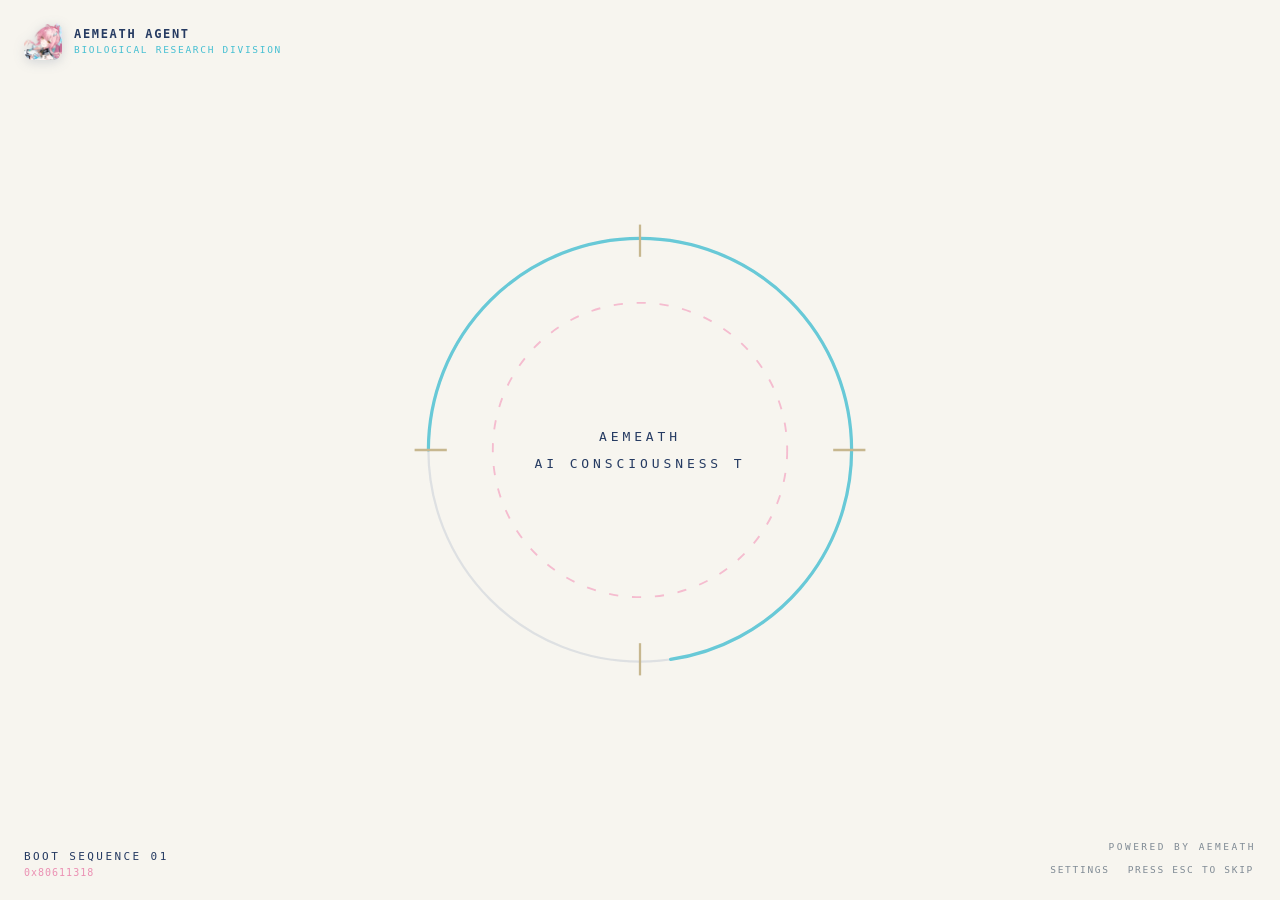
<file: src/aemeath_agent/startup/web/index.html>
<!DOCTYPE html>
<html lang="zh-CN">
<head>
<meta charset="UTF-8"/>
<meta name="viewport" content="width=device-width, initial-scale=1.0"/>
<title>AEMEATH · BOOT</title>
<link rel="stylesheet" href="style.css"/>
</head>
<body>

<!-- ============================================================
     固定角标层：启动全程存在；阶段 7 洗白后随主界面语言保留
     构图与主界面严格呼应：左上品牌块 / 右上HUD / 右下页脚
     ============================================================ -->

<!-- 左上：品牌块（与主界面侧边栏同构） -->
<div class="corner brand-corner" id="brandCorner">
  <img src="assets/brand.png" class="brand-logo" alt="AEMEATH"/>
  <div class="brand-lines">
    <div class="brand-name">AEMEATH AGENT</div>
    <div class="brand-sub" id="brandSub">BIOLOGICAL RESEARCH DIVISION</div>
  </div>
</div>

<!-- 右上：HUD 数据（字段与主界面顶栏完全一致） -->
<div class="corner hud-corner" id="hudCorner">
  <div class="hud-row"><span class="hud-k">TEMP</span><span class="hud-v" id="hudTemp">--.--</span><span class="hud-u">°C</span></div>
  <div class="hud-row"><span class="hud-k">OXYGEN</span><span class="hud-v" id="hudOxy">--.-</span><span class="hud-u">%</span></div>
  <div class="hud-row"><span class="hud-k">NETWORK</span><span class="hud-v" id="hudNet">-.--</span><span class="hud-u">GB/s</span></div>
  <div class="hud-row"><span class="hud-k">CELL STATUS</span><span class="hud-v" id="hudCell">--.--</span><span class="hud-u">%</span></div>
  <div class="hud-row"><span class="hud-k">SECURITY</span><span class="hud-v">A-3</span></div>
  <div class="hud-row"><span class="hud-k">ARCHIVE NODE</span><span class="hud-v">07</span></div>
  <!-- 极小十字准星角标 -->
  <div class="crosshair" aria-hidden="true">
    <span class="ch-h"></span><span class="ch-v"></span>
  </div>
</div>

<!-- 左下：启动序列编号 + 随机微数据 -->
<div class="corner seq-corner" id="seqCorner">
  <div class="seq-title" id="seqTitle">BOOT SEQUENCE 01</div>
  <div class="seq-digits" id="seqDigits">0x00000000</div>
</div>

<!-- 右下：页脚 + SKIP + 设置入口 -->
<div class="corner foot-corner" id="footCorner">
  <div class="foot-power">POWERED BY AEMEATH</div>
  <div class="foot-actions">
    <button class="ghost-btn" id="settingsBtn" title="启动设置">SETTINGS</button>
    <button class="ghost-btn" id="skipBtn" title="跳过启动动画（ESC）">PRESS ESC TO SKIP</button>
  </div>
</div>

<!-- 中央环形准星：缓慢自转，缺口在正下方 -->
<div class="ring-sight" id="ringSight" aria-hidden="true">
  <svg viewBox="0 0 200 200" width="100%" height="100%">
    <circle class="ring-track" cx="100" cy="100" r="92"/>
    <circle class="ring-arc" cx="100" cy="100" r="92"/>
    <circle class="ring-inner" cx="100" cy="100" r="64"/>
    <line class="ring-tick" x1="100" y1="2" x2="100" y2="16"/>
    <line class="ring-tick" x1="100" y1="184" x2="100" y2="198"/>
    <line class="ring-tick" x1="2" y1="100" x2="16" y2="100"/>
    <line class="ring-tick" x1="184" y1="100" x2="198" y2="100"/>
  </svg>
</div>

<!-- 极细扫描线（全宽，1px） -->
<div class="scanline" id="scanline"></div>

<!-- ============================================================
     中央舞台：七个阶段依次呈现
     ============================================================ -->
<main class="stage" id="stage">

  <!-- 阶段 1：黑场初始化 -->
  <section class="ph" id="ph1">
    <pre class="boot-lines" id="bootLines"></pre>
  </section>

  <!-- 阶段 2：企业 Logo -->
  <section class="ph" id="ph2">
    <div class="logo-stage" id="logoStage">
      <!-- SVG 轮廓扫描层：六边形星环 + 中央生命体符号（在 brand.png 形态上的原创演绎） -->
      <svg class="logo-svg" viewBox="0 0 120 120" aria-hidden="true">
        <polygon class="hex" points="60,8 105,34 105,86 60,112 15,86 15,34"/>
        <polygon class="hex hex-2" points="60,24 91,42 91,78 60,96 29,78 29,42"/>
        <path class="life" d="M60 44 C48 44 48 58 60 58 C72 58 72 72 60 72 M60 40 V34 M60 86 V80"/>
        <circle class="life-dot" cx="60" cy="60" r="2.5"/>
      </svg>
      <img src="assets/brand.png" class="logo-img" id="logoImg" alt=""/>
      <div class="logo-glow" id="logoGlow"></div>
    </div>
    <div class="logo-text">
      <div class="lt-main">AEMEATH AGENT</div>
      <div class="lt-sub">BIOLOGICAL RESEARCH DIVISION</div>
    </div>
  </section>

  <!-- 阶段 3：科技宣传 PV 转场 -->
  <section class="ph" id="ph3">
    <!-- 展开的极细 UI 线框 -->
    <div class="pv-frame" aria-hidden="true">
      <span class="pv-line pv-t"></span><span class="pv-line pv-r"></span>
      <span class="pv-line pv-b"></span><span class="pv-line pv-l"></span>
    </div>
    <!-- DNA 双螺旋 -->
    <svg class="dna" viewBox="0 0 80 200" aria-hidden="true">
      <path class="dna-a" d="M40 0 C4 30 76 70 40 100 C4 130 76 170 40 200"/>
      <path class="dna-b" d="M40 0 C76 30 4 70 40 100 C76 130 4 170 40 200"/>
      <g class="dna-rungs"></g>
    </svg>
    <!-- 神经网络连接图 -->
    <svg class="neural" viewBox="0 0 260 140" aria-hidden="true">
      <g class="neuron-edges"></g>
      <g class="neuron-nodes"></g>
    </svg>
    <div class="pv-coords" id="pvCoords">NODE 07 · 36.7N 120.2E · SAMPLE #A-2609</div>
  </section>

  <!-- 阶段 4：身份认证 -->
  <section class="ph" id="ph4">
    <div class="auth-title">IDENTITY VERIFICATION</div>
    <div class="auth-lines">
      <div>OPERATOR</div><div>RESEARCHER</div><div>AUTHORIZED PERSONNEL</div>
    </div>
    <button class="auth-btn" id="authBtn">AUTHORIZE ACCESS<span class="auth-keyhint">[ENTER]</span></button>
  </section>

  <!-- 阶段 5：系统启动 -->
  <section class="ph" id="ph5">
    <div class="sys-title">SYSTEM CORE <em>ONLINE</em></div>
    <ul class="modules" id="moduleList">
      <li data-kind="bio">BIOSYSTEM</li>
      <li data-kind="sys">AI CORE</li>
      <li data-kind="sys">RESEARCH NETWORK</li>
      <li data-kind="sys">DATA CORE</li>
      <li data-kind="bio">LAB CONTROL</li>
      <li data-kind="sys">SECURITY</li>
      <li data-kind="sys">ARCHIVE</li>
    </ul>
    <div class="boot-progress">
      <span class="bp-label">INITIALIZING SYSTEM</span>
      <span class="bp-bar"><i id="bpFill"></i></span>
      <span class="bp-pct" id="bpPct">0%</span>
    </div>
  </section>

  <!-- 阶段 6：故障 -->
  <section class="ph glitch-ph" id="ph6">
    <div class="glitch-text" data-text="DATA STREAM INTERRUPTED">DATA STREAM INTERRUPTED</div>
    <div class="glitch-sub">SYSTEM CHECK ... WARNING</div>
  </section>

  <!-- 阶段 7：过曝洗白 -->
  <section class="ph light-ph" id="ph7">
    <div class="online-title">SYSTEM ONLINE</div>
    <div class="welcome">WELCOME, OPERATOR</div>
    <!-- 认证后粉色心跳波形（全片第三次粉色，克制） -->
    <svg class="heart-wave" viewBox="0 0 240 40" aria-hidden="true">
      <polyline class="hw-line" points="0,20 60,20 74,20 84,6 96,34 106,14 114,20 180,20 240,20"/>
    </svg>
  </section>

</main>

<!-- 星空层：三层星点（boot.js generateStars 生成），星海氛围 -->
<div class="starfield" id="starfield" aria-hidden="true">
  <i></i><i></i><i></i>
</div>

<!-- 全屏洗入星海层 / 故障色散层 / 噪点 -->
<div class="washin" id="washin"></div>
<div class="chromatic" id="chromatic"></div>
<div class="noise" id="noise"></div>

<!-- 设置面板 -->
<div class="settings-panel" id="settingsPanel" hidden>
  <div class="sp-title">STARTUP SETTINGS</div>
  <div class="sp-row">
    <span>启动动画</span>
    <div class="seg" id="modeSeg">
      <button data-mode="always">每次播放</button>
      <button data-mode="first">仅首次</button>
      <button data-mode="never">关闭</button>
    </div>
  </div>
  <div class="sp-row">
    <span>启动音效</span>
    <button class="toggle on" id="soundToggle">ON</button>
  </div>
  <div class="sp-row">
    <span>音量</span>
    <input type="range" id="volumeSlider" min="0" max="100" value="60"/>
    <span class="vol-num" id="volNum">60</span>
  </div>
  <div class="sp-actions">
    <button class="ghost-btn" id="spClose">CLOSE</button>
  </div>
</div>

<script src="boot.js"></script>
</body>
</html>
</file>
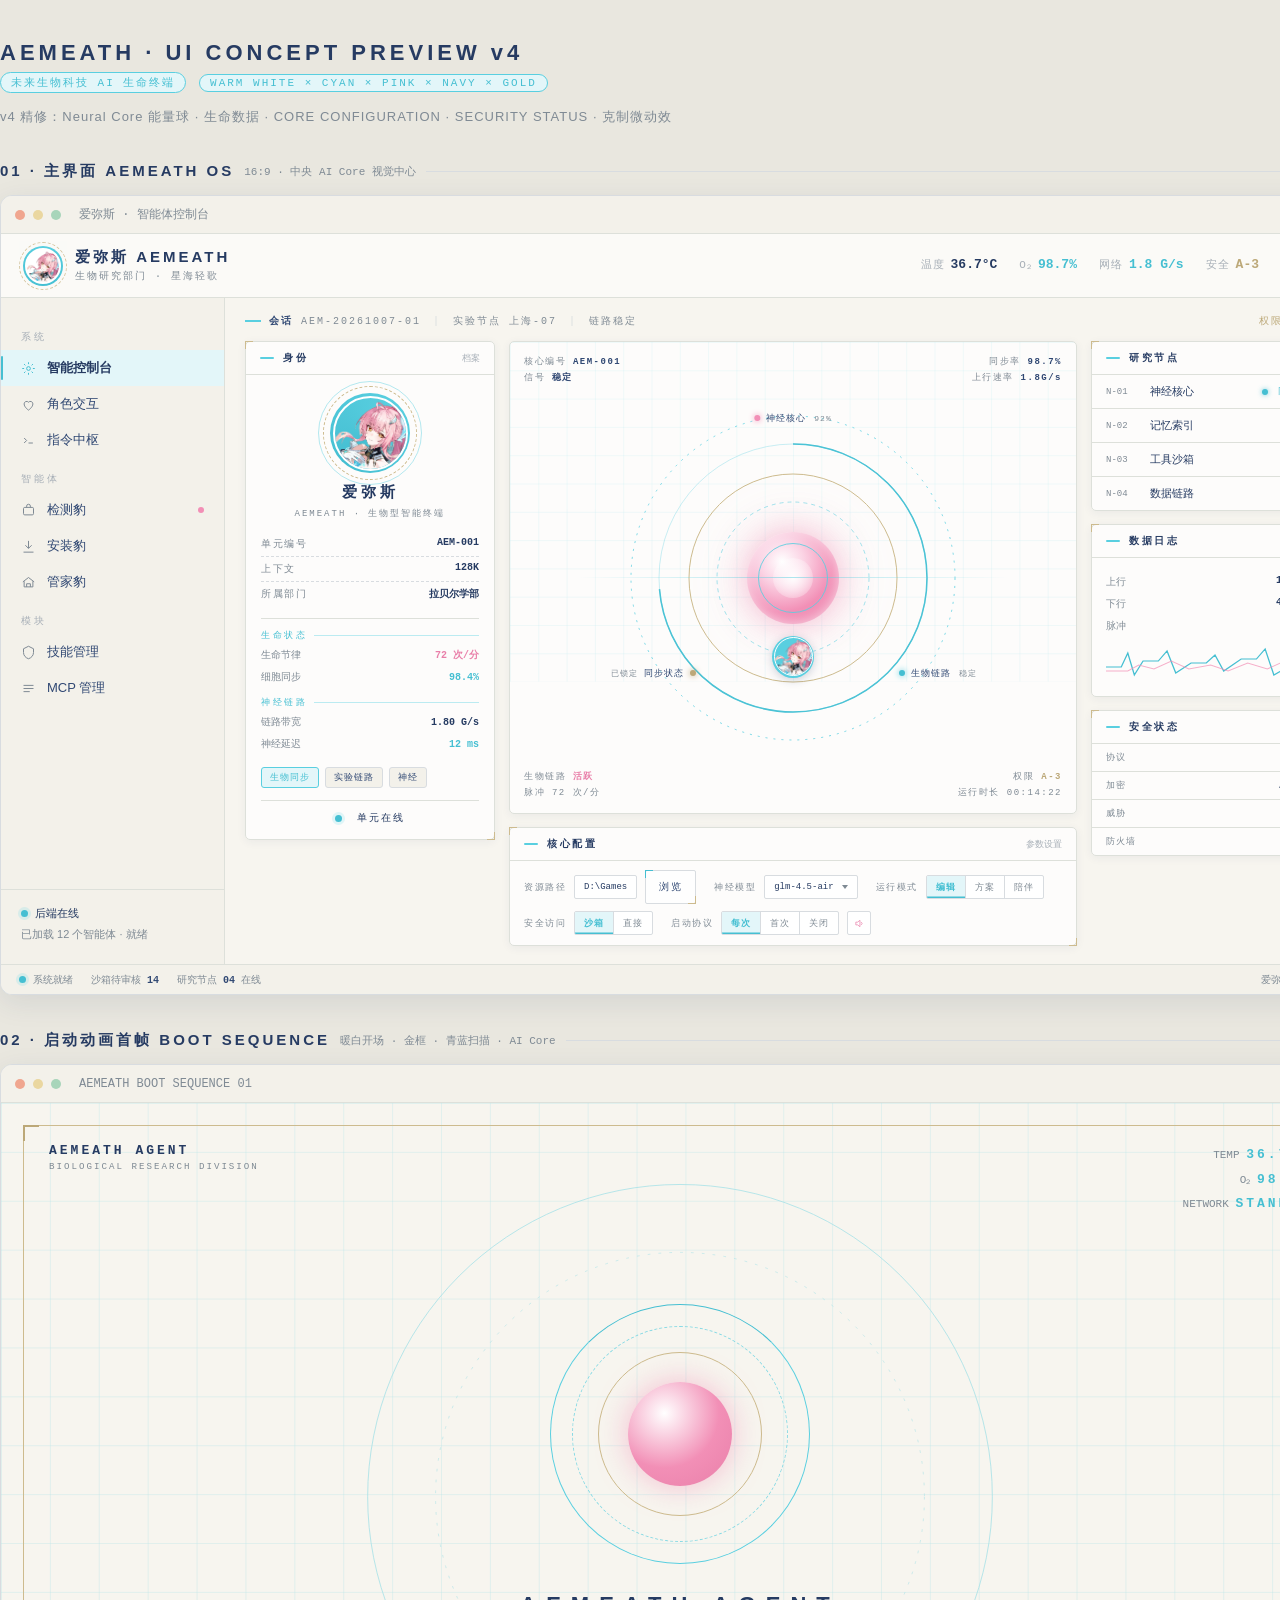
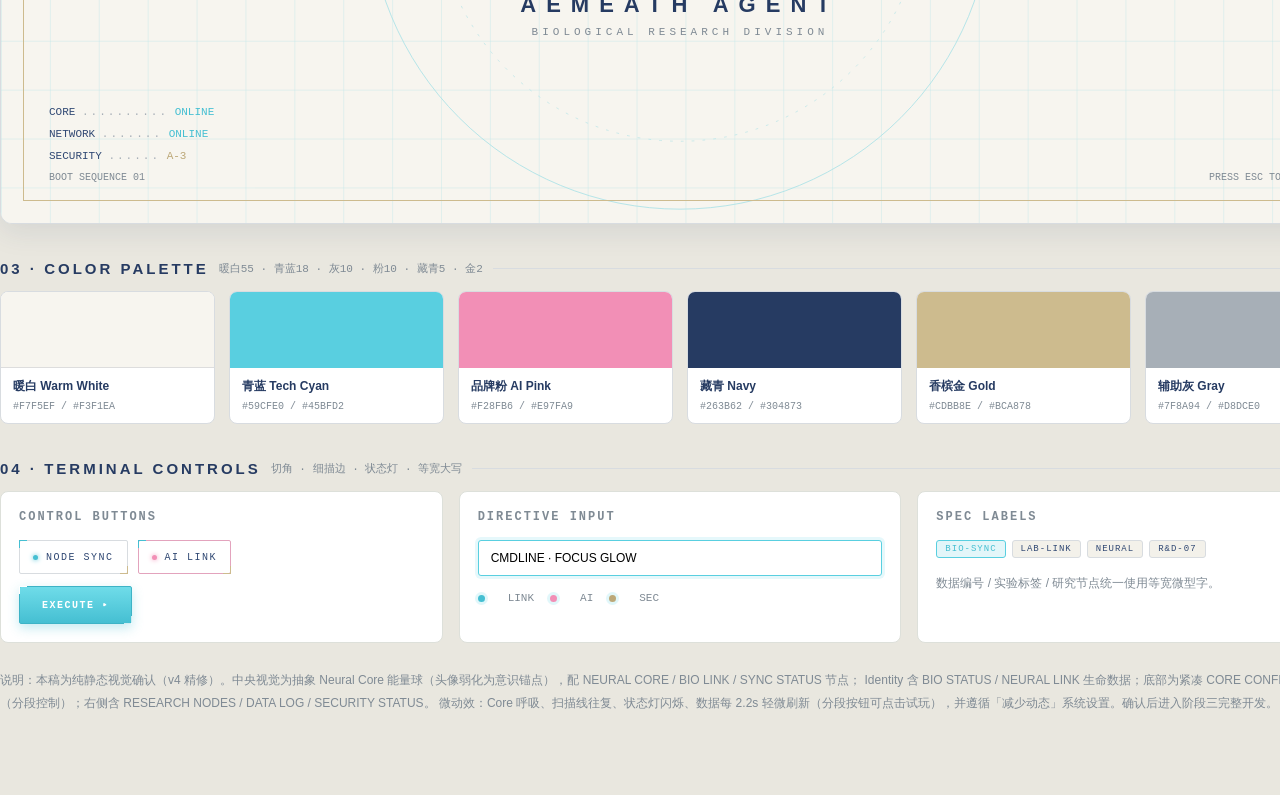
<file: design-demo/aemeath-ui-concept.html>
<!DOCTYPE html>
<html lang="zh-CN">
<head>
<meta charset="UTF-8">
<meta name="viewport" content="width=device-width, initial-scale=1.0">
<title>AEMEATH · UI CONCEPT PREVIEW v2</title>
<style>
/* ============================================================
   AEMEATH Design Tokens —— 明亮未来生物科技终端
   暖白=环境 / 青蓝=科技 / 粉=AI品牌 / 藏青=结构 / 金=高级装饰
   ============================================================ */
:root{
  --bg:#F7F5EF; --bg2:#F3F1EA; --bg3:#ECEBE5;
  --cyan:#59CFE0; --cyan-deep:#45BFD2; --cyan-soft:#E3F6F9;
  --pink:#F28FB6; --pink-deep:#E97FA9; --pink-soft:#FCE9F1;
  --navy:#263B62; --navy-2:#304873; --navy-soft:#E8ECF3;
  --gold:#CDBB8E; --gold-deep:#BCA878; --gold-soft:#F6F1E3;
  --gray:#7F8A94; --gray-2:#A7AFB7; --gray-3:#D8DCE0;
  --line:#DDE0DA;
  --r-sm:5px; --r-md:8px; --r-lg:12px;
  --shadow-soft:0 2px 10px rgba(38,59,98,.06);
  --shadow-pop:0 8px 28px rgba(38,59,98,.10);
  --font-ui:"Segoe UI","Microsoft YaHei UI","Microsoft YaHei",sans-serif;
  --font-mono:"Cascadia Code","Consolas","SF Mono",monospace;
}
*{margin:0;padding:0;box-sizing:border-box}
body{background:#E9E7DF;font-family:var(--font-ui);color:var(--navy);padding:40px 0 80px}
.page{width:1360px;margin:0 auto}
.doc-head{margin-bottom:28px}
.doc-head h1{font-size:22px;letter-spacing:4px;font-weight:700}
.doc-head p{color:var(--gray);font-size:13px;margin-top:6px;letter-spacing:1px}
.tag{display:inline-block;font-family:var(--font-mono);font-size:11px;letter-spacing:2px;
  color:var(--cyan-deep);border:1px solid var(--cyan);background:var(--cyan-soft);
  padding:2px 10px;border-radius:100px;margin-right:8px}

.stage-label{display:flex;align-items:center;gap:10px;margin:36px 0 14px}
.stage-label b{font-size:15px;letter-spacing:3px}
.stage-label span{font-family:var(--font-mono);font-size:11px;color:var(--gray)}
.stage-label::after{content:"";flex:1;height:1px;background:var(--gray-3)}

.window{border-radius:var(--r-lg);overflow:hidden;box-shadow:var(--shadow-pop);
  border:1px solid var(--gray-3);background:var(--bg)}
.titlebar{height:38px;background:var(--bg2);border-bottom:1px solid var(--line);
  display:flex;align-items:center;padding:0 14px;gap:8px}
.dot{width:10px;height:10px;border-radius:50%}
.dot.r{background:#F0A68F}.dot.y{background:#EAD7A0}.dot.g{background:#A8D5BA}
.titlebar .t{margin-left:10px;font-size:12px;color:var(--gray);font-family:var(--font-mono)}

/* ============================================================
   主界面 · OS 布局
   ============================================================ */
.app{display:grid;grid-template-rows:64px 1fr 30px;height:760px}

.topbar{display:flex;align-items:center;justify-content:space-between;
  padding:0 22px;border-bottom:1px solid var(--line);background:rgba(255,255,255,.45)}
.brand{display:flex;align-items:center;gap:12px}
.ava{width:40px;height:40px;border-radius:50%;position:relative;
  background:conic-gradient(from 0deg,var(--cyan),var(--cyan-deep),var(--cyan));padding:2px}
.ava::before{content:"";position:absolute;inset:-4px;border-radius:50%;
  border:1px dashed var(--gold);opacity:.8}
.ava img{width:100%;height:100%;border-radius:50%;object-fit:cover;
  border:2px solid #fff;background:#fff}
.brand b{font-size:15px;letter-spacing:3px}
.brand small{display:block;font-family:var(--font-mono);font-size:10px;
  letter-spacing:2px;color:var(--gray);margin-top:2px}
.hud{display:flex;gap:22px;font-family:var(--font-mono);font-size:11px}
.hud i{font-style:normal;color:var(--gray-2);letter-spacing:1px;margin-right:6px}
.hud b{font-weight:600;font-size:13px}
.h-cyan b{color:var(--cyan-deep)} .h-navy b{color:var(--navy)}
.h-pink b{color:var(--pink-deep)} .h-gold b{color:var(--gold-deep)}

.body{display:grid;grid-template-columns:224px 1fr;overflow:hidden}

/* ---- 左侧导航（保持不变） ---- */
.side{background:var(--bg2);border-right:1px solid var(--line);
  padding:18px 0;display:flex;flex-direction:column}
.nav-group{padding:14px 20px 6px;font-family:var(--font-mono);font-size:10px;
  letter-spacing:3px;color:var(--gray-2)}
.nav{display:flex;align-items:center;gap:11px;padding:9px 20px;position:relative;
  font-size:13px;color:var(--navy-2);cursor:pointer}
.nav svg{width:15px;height:15px;stroke:var(--gray);fill:none;stroke-width:1.6}
.nav.on{background:var(--cyan-soft);color:var(--navy);font-weight:600}
.nav.on::before{content:"";position:absolute;left:0;top:6px;bottom:6px;width:2px;
  background:var(--cyan-deep);border-radius:2px}
.nav.on svg{stroke:var(--cyan-deep)}
.nav .pin{margin-left:auto;width:6px;height:6px;border-radius:50%;background:var(--pink)}
.side-foot{margin-top:auto;padding:16px 20px 4px;border-top:1px solid var(--line)}
.lamp{display:inline-block;width:7px;height:7px;border-radius:50%;background:var(--cyan-deep);
  box-shadow:0 0 0 3px rgba(89,207,224,.18);margin-right:7px}
.side-foot .ln{font-family:var(--font-mono);font-size:11px;color:var(--navy)}
.side-foot p{font-size:11px;color:var(--gray);margin-top:6px}

/* ---- 主内容：编号条 + 三列 OS GRID ---- */
.main{padding:16px 20px 18px;display:flex;flex-direction:column;gap:13px;min-height:0}
.optop{display:flex;align-items:center;gap:0;font-family:var(--font-mono);font-size:10px;
  letter-spacing:2px;color:var(--gray)}
.optop b{color:var(--navy-2);font-weight:600}
.optop .sep{margin:0 12px;color:var(--gray-3)}
.optop .bar{display:inline-block;width:16px;height:2px;background:var(--cyan);
  margin-right:8px;vertical-align:2px}
.optop .r{margin-left:auto;color:var(--gold-deep)}

.osgrid{flex:1;display:grid;grid-template-columns:250px 1fr 248px;gap:14px;min-height:0}
.col{display:flex;flex-direction:column;gap:13px;min-height:0;min-width:0}

/* 精密面板 */
.panel{background:rgba(255,255,255,.74);border:1px solid var(--line);
  border-radius:var(--r-sm);box-shadow:var(--shadow-soft);position:relative}
.panel-h{display:flex;align-items:center;gap:9px;padding:9px 14px;
  border-bottom:1px solid var(--line)}
.panel-h b{font-family:var(--font-mono);font-size:10px;letter-spacing:2.5px;color:var(--navy)}
.panel-h .deco{width:14px;height:2px;background:var(--cyan);border-radius:2px}
.panel-h .id{margin-left:auto;font-family:var(--font-mono);font-size:9px;color:var(--gray-2)}
.chamfer{position:absolute;width:8px;height:8px}
.chamfer.tl{top:-1px;left:-1px;border-top:1.5px solid var(--gold);border-left:1.5px solid var(--gold)}
.chamfer.br{bottom:-1px;right:-1px;border-bottom:1.5px solid var(--gold);border-right:1.5px solid var(--gold)}

/* ============ 左列：AI 角色身份模块 ============ */
.idcard{padding:16px 15px 14px;text-align:center}
.idava{width:80px;height:80px;margin:2px auto 10px;position:relative;border-radius:50%;
  background:conic-gradient(from 40deg,var(--cyan),var(--cyan-deep),var(--cyan));padding:2.5px}
.idava::before{content:"";position:absolute;inset:-7px;border-radius:50%;
  border:1px dashed var(--gold)}
.idava::after{content:"";position:absolute;inset:-12px;border-radius:50%;
  border:1px solid var(--cyan);opacity:.45}
.idava img{width:100%;height:100%;border-radius:50%;border:2px solid #fff;object-fit:cover}
.idcard h3{font-size:15px;letter-spacing:4px}
.idcard .sub{font-family:var(--font-mono);font-size:9px;letter-spacing:2px;color:var(--gray);margin-top:5px}

.kv{margin-top:12px;text-align:left}
.kv .r{display:flex;justify-content:space-between;font-family:var(--font-mono);font-size:10px;
  padding:5px 0;border-bottom:1px dashed var(--gray-3)}
.kv .r:last-child{border-bottom:none}
.kv .k{color:var(--gray);letter-spacing:1.5px}
.kv .v{color:var(--navy);font-weight:600}
.kv .v.pk{color:var(--pink-deep)}

/* 生命数据：BIO STATUS / NEURAL LINK */
.biosect{margin-top:12px;text-align:left;border-top:1px solid var(--line);padding-top:10px}
.bs-h{font-family:var(--font-mono);font-size:9px;letter-spacing:2.5px;color:var(--cyan-deep);
  display:flex;align-items:center;gap:7px;margin-bottom:2px}
.bs-h::after{content:"";flex:1;height:1px;background:var(--cyan);opacity:.4}
.bs-row{display:flex;justify-content:space-between;align-items:center;
  font-family:var(--font-mono);font-size:10px;padding:4px 0}
.bs-row .k{color:var(--gray)}
.bs-row .v{color:var(--navy);font-weight:600}
.bs-row .v.cy{color:var(--cyan-deep)}
.bs-row .v.pk{color:var(--pink-deep)}

.labtags{display:flex;flex-wrap:wrap;gap:6px;margin-top:12px}
.labtag{font-family:var(--font-mono);font-size:9px;letter-spacing:1px;color:var(--navy-2);
  border:1px solid var(--gray-3);background:var(--bg2);padding:3px 8px;border-radius:3px}
.labtag.cy{color:var(--cyan-deep);border-color:var(--cyan);background:var(--cyan-soft)}
.idstate{margin-top:12px;padding-top:10px;border-top:1px solid var(--line);
  display:flex;align-items:center;justify-content:center;gap:8px;
  font-family:var(--font-mono);font-size:10px;letter-spacing:2px}

/* ============ 中列：AI Core 生命装置 ============ */
.corestage{flex:1;position:relative;display:flex;align-items:center;justify-content:center;
  overflow:hidden;min-height:0}
.corestage .bgc{position:absolute;inset:0;opacity:.5}
.corewrap{position:relative;width:348px;height:348px}
.corewrap svg{position:absolute;inset:0;overflow:visible}

/* 抽象 Neural Core 能量球（主视觉，头像弱化） */
.neural-orb{position:absolute;left:50%;top:50%;width:92px;height:92px;border-radius:50%;
  transform:translate(-50%,-50%);
  background:radial-gradient(circle at 38% 32%,#ffffff 0%,#FBD3E4 26%,#F28FB6 60%,#E97FA9 100%);
  box-shadow:0 0 30px rgba(242,143,182,.5),0 0 60px rgba(242,143,182,.22),
             inset 0 0 14px rgba(255,255,255,.7)}
.neural-orb::before{content:"";position:absolute;inset:11px;border-radius:50%;
  border:1px solid rgba(89,207,224,.85)}
.neural-orb::after{content:"";position:absolute;inset:26px;border-radius:50%;
  background:radial-gradient(circle,rgba(255,255,255,.95),rgba(255,255,255,0))}
/* 弱化的意识锚点小头像（核心下方） */
.orb-ava{position:absolute;width:42px;height:42px;border-radius:50%;padding:1.5px;
  left:calc(50% - 21px);top:calc(50% + 58px);background:var(--cyan);
  box-shadow:0 2px 10px rgba(38,59,98,.22)}
.orb-ava img{width:100%;height:100%;border-radius:50%;border:1.5px solid #fff;object-fit:cover}

/* 轨道节点标签（细线连入环体） */
.node-tag{position:absolute;font-family:var(--font-mono);font-size:9px;letter-spacing:1px;
  color:var(--navy-2);display:flex;align-items:center;gap:6px;white-space:nowrap}
.node-tag i{width:6px;height:6px;border-radius:50%;background:var(--pink);
  box-shadow:0 0 6px var(--pink)}
.node-tag.cy i{background:var(--cyan-deep);box-shadow:0 0 6px var(--cyan)}
.node-tag.gd i{background:var(--gold-deep);box-shadow:0 0 6px var(--gold-deep)}
.node-tag em{font-style:normal;color:var(--gray);font-size:8px;margin-left:2px}
.nt1{top:8px;left:50%;transform:translateX(-50%)}
.nt2{bottom:72px;right:-10px}
.nt3{bottom:72px;left:-10px;flex-direction:row-reverse}

/* 四角数据编号 */
.corner-data{position:absolute;font-family:var(--font-mono);font-size:9px;
  letter-spacing:1.5px;color:var(--gray);line-height:1.8}
.corner-data b{color:var(--navy-2)}
.cd-tl{top:12px;left:14px}
.cd-tr{top:12px;right:14px;text-align:right}
.cd-bl{bottom:12px;left:14px}
.cd-br{bottom:12px;right:14px;text-align:right}
.corescan{position:absolute;left:12%;right:12%;height:1px;
  background:linear-gradient(90deg,transparent,var(--cyan),transparent);opacity:.5}

/* ============ CORE CONFIGURATION（紧凑底部状态模块） ============ */
.speccfg{flex:none}
.cfg-body{padding:9px 14px 10px}
.cfg-flow{display:flex;flex-wrap:wrap;gap:7px 18px;align-items:center}
.cfg-seg{display:flex;align-items:center;gap:8px;min-width:0}
.cfg-seg>.lb{font-family:var(--font-mono);font-size:9px;letter-spacing:1.5px;color:var(--gray)}
/* 分段控制 */
.seg{display:inline-flex;border:1px solid var(--gray-3);border-radius:2px;
  overflow:hidden;background:#fff;height:24px}
.seg-btn{display:inline-flex;align-items:center;padding:0 9px;font-family:var(--font-mono);
  font-size:9px;letter-spacing:1px;color:var(--gray);cursor:pointer;border-right:1px solid var(--gray-3)}
.seg-btn:last-child{border-right:none}
.seg-btn:hover{color:var(--navy)}
.seg-btn.on{background:var(--cyan-soft);color:var(--cyan-deep);font-weight:700;
  box-shadow:inset 0 -1.5px 0 var(--cyan-deep)}
.seg-btn.pk.on{background:var(--pink-soft);color:var(--pink-deep);
  box-shadow:inset 0 -1.5px 0 var(--pink-deep)}
/* 路径 / 模型只读框 */
.cfg-in{height:24px;border:1px solid var(--gray-3);background:#fff;border-radius:2px;
  display:flex;align-items:center;padding:0 9px;font-family:var(--font-mono);
  font-size:9px;color:var(--navy);white-space:nowrap}
.cfg-sel{cursor:pointer}
.cfg-sel::after{content:"";margin-left:8px;width:0;height:0;
  border-left:3.5px solid transparent;border-right:3.5px solid transparent;border-top:4px solid var(--gray)}
.ctrl-sm{height:24px;padding:0 9px;font-size:9px}
.snd-btn{width:24px;height:24px;border:1px solid var(--gray-3);border-radius:2px;background:#fff;
  display:inline-flex;align-items:center;justify-content:center;cursor:pointer}
.snd-btn svg{width:11px;height:11px;stroke:var(--pink-deep);fill:none;stroke-width:1.6}
.snd-btn.off svg{stroke:var(--gray-2)}

/* ============ 右列：研究节点 + 数据日志 ============ */
.nodes .nr{display:flex;align-items:center;gap:10px;padding:9px 14px;border-bottom:1px solid var(--line)}
.nodes .nr:last-child{border-bottom:none}
.nodes .code{font-family:var(--font-mono);font-size:9px;color:var(--gray);width:34px}
.nodes .nm{font-size:11px;color:var(--navy);flex:1}
.nodes .st2{font-family:var(--font-mono);font-size:9px;letter-spacing:1px}
.nodes .led{width:6px;height:6px;border-radius:50%}
.led-c{background:var(--cyan-deep);box-shadow:0 0 5px rgba(69,191,210,.8)}
.led-p{background:var(--pink);box-shadow:0 0 5px rgba(242,143,182,.8)}
.led-g{background:var(--gold-deep);box-shadow:0 0 5px rgba(188,168,120,.9)}
.led-x{background:var(--gray-2)}
.st-c{color:var(--cyan-deep)}.st-p{color:var(--pink-deep)}.st-g{color:var(--gold-deep)}.st-x{color:var(--gray)}

.datalog{padding:13px 14px}
.metric-row{display:flex;justify-content:space-between;font-family:var(--font-mono);
  font-size:10px;padding:4px 0}
.metric-row .k{color:var(--gray)}
.metric-row .v{color:var(--navy);font-weight:600}
.wave{margin-top:8px;width:100%;height:34px}
.secstat .sr{display:flex;align-items:center;gap:9px;padding:7px 14px;border-bottom:1px solid var(--line)}
.secstat .sr:last-child{border-bottom:none}
.secstat .k{font-family:var(--font-mono);font-size:9px;letter-spacing:1.2px;color:var(--gray);flex:1}
.secstat .v{font-family:var(--font-mono);font-size:9px;color:var(--navy);font-weight:700;letter-spacing:1px}

/* ============================================================
   科研终端控制按钮（通用）
   ============================================================ */
.ctrl{position:relative;display:inline-flex;align-items:center;gap:8px;height:34px;
  padding:0 13px;border:1px solid var(--gray-3);background:rgba(255,255,255,.72);
  color:var(--navy-2);font-family:var(--font-mono);font-size:10px;letter-spacing:1.5px;
  cursor:pointer;text-transform:uppercase;border-radius:2px}
.ctrl::before{content:"";position:absolute;top:-1px;left:-1px;width:7px;height:7px;
  border-top:1.5px solid var(--cyan-deep);border-left:1.5px solid var(--cyan-deep)}
.ctrl::after{content:"";position:absolute;bottom:-1px;right:-1px;width:7px;height:7px;
  border-bottom:1.5px solid var(--gold);border-right:1.5px solid var(--gold)}
.ctrl:hover{border-color:var(--cyan);color:var(--navy);background:var(--cyan-soft);
  box-shadow:0 0 0 1px rgba(89,207,224,.25),0 0 14px rgba(89,207,224,.28)}
.ctrl .cled{width:5px;height:5px;border-radius:50%;background:var(--cyan-deep);
  box-shadow:0 0 5px var(--cyan-deep)}
.ctrl-go{height:38px;padding:0 22px;border:1px solid #3DB3C6;
  background:linear-gradient(180deg,#6fdce9,#45BFD2);color:#fff;font-weight:600;
  box-shadow:0 4px 12px rgba(69,191,210,.32)}
.ctrl-go::before{border-top-color:#fff;border-left-color:#fff}
.ctrl-go::after{border-bottom-color:rgba(255,255,255,.75);border-right-color:rgba(255,255,255,.75)}
.ctrl-go:hover{background:linear-gradient(180deg,#7ee4f0,#4fc8da);color:#fff;
  box-shadow:0 4px 16px rgba(69,191,210,.5),0 0 0 1px rgba(89,207,224,.4)}
.ctrl-ai{border-color:#E3A3BD}
.ctrl-ai .cled{background:var(--pink);box-shadow:0 0 5px var(--pink)}
.ctrl-ai:hover{border-color:var(--pink);background:var(--pink-soft);
  box-shadow:0 0 0 1px rgba(242,143,182,.25),0 0 14px rgba(242,143,182,.25)}

/* 底部状态条 */
.statusbar{background:var(--bg2);border-top:1px solid var(--line);display:flex;
  align-items:center;padding:0 18px;gap:18px;font-family:var(--font-mono);font-size:10px;color:var(--gray)}
.statusbar b{color:var(--navy-2);font-weight:600}
.statusbar .r{margin-left:auto}

/* ============================================================
   启动动画首帧（保持 v1）
   ============================================================ */
.boot{height:720px;position:relative;overflow:hidden;background:var(--bg)}
.boot-bg{position:absolute;inset:0;opacity:.5}
.boot-frame{position:absolute;inset:22px;border:1px solid var(--gold);pointer-events:none}
.boot-frame::before,.boot-frame::after{content:"";position:absolute;width:14px;height:14px}
.boot-frame::before{top:-1px;left:-1px;border-top:2px solid var(--gold-deep);border-left:2px solid var(--gold-deep)}
.boot-frame::after{bottom:-1px;right:-1px;border-bottom:2px solid var(--gold-deep);border-right:2px solid var(--gold-deep)}
.boot-top{position:absolute;top:40px;left:48px;right:48px;display:flex;justify-content:space-between;
  font-family:var(--font-mono);font-size:11px}
.boot-top b{letter-spacing:3px;font-size:13px}
.boot-top small{display:block;color:var(--gray);letter-spacing:2px;margin-top:3px}
.boot-hud{text-align:right;line-height:1.9;color:var(--gray)}
.boot-hud b{color:var(--cyan-deep)}
.boot-core{position:absolute;top:46%;left:50%;transform:translate(-50%,-50%);
  width:260px;height:260px}
.ring{position:absolute;inset:0;border-radius:50%}
.ring-1{border:1px solid var(--cyan);border-top-color:var(--cyan-deep)}
.ring-2{inset:22px;border:1px dashed var(--cyan);opacity:.7}
.ring-3{inset:48px;border:1px solid var(--gold)}
.core-dot{position:absolute;inset:78px;border-radius:50%;
  background:radial-gradient(circle at 35% 30%,#fff,var(--pink) 55%,var(--pink-deep));
  box-shadow:0 0 30px rgba(242,143,182,.55)}
.boot-brand{position:absolute;top:calc(46% + 158px);left:0;right:0;text-align:center}
.boot-brand b{font-size:22px;letter-spacing:10px}
.boot-brand small{display:block;font-family:var(--font-mono);font-size:11px;
  letter-spacing:4px;color:var(--gray);margin-top:8px}
.boot-init{position:absolute;bottom:56px;left:48px;font-family:var(--font-mono);
  font-size:11px;line-height:2;color:var(--navy-2)}
.boot-init .dots{color:var(--gray-2);letter-spacing:2px}
.boot-init .ok{color:var(--cyan-deep)}
.boot-init .gd{color:var(--gold-deep)}
.boot-foot-l,.boot-foot-r{position:absolute;bottom:40px;font-family:var(--font-mono);font-size:10px;color:var(--gray)}
.boot-foot-l{left:48px}.boot-foot-r{right:48px}

@keyframes spin{to{transform:rotate(360deg)}}
@keyframes spinR{to{transform:rotate(-360deg)}}
@keyframes breathe{0%,100%{transform:scale(1);opacity:.92}50%{transform:scale(1.07);opacity:1}}
@keyframes scan{0%{top:6%}100%{top:94%}}
@keyframes blink{0%,100%{opacity:.35}50%{opacity:1}}
@keyframes orbBreathe{0%,100%{transform:translate(-50%,-50%) scale(1)}
  50%{transform:translate(-50%,-50%) scale(1.055)}}
@keyframes ledBlink{0%,100%{opacity:.5}50%{opacity:1}}
@keyframes avPulse{0%,100%{box-shadow:0 2px 10px rgba(38,59,98,.22)}
  50%{box-shadow:0 2px 14px rgba(89,207,224,.6)}}

.ring-1{animation:spin 9s linear infinite}
.ring-2{animation:spinR 18s linear infinite}
.ring-3{animation:spin 26s linear infinite}
.core-dot{animation:breathe 3.2s ease-in-out infinite}
.corescan{animation:scan 4.5s ease-in-out infinite alternate}

/* —— 主界面生命终端微动效 —— */
.neural-orb{animation:orbBreathe 3.8s ease-in-out infinite}
.orb-ava{animation:avPulse 3.8s ease-in-out infinite}
.led-c{animation:ledBlink 2.6s ease-in-out infinite}
.led-p{animation:ledBlink 3.3s ease-in-out infinite .6s}
.led-g{animation:ledBlink 4.4s ease-in-out infinite 1.2s}
.seg-btn,.snd-btn,.ctrl{transition:all .18s ease}
@media (prefers-reduced-motion: reduce){
  .neural-orb,.orb-ava,.led-c,.led-p,.led-g{animation:none}
}

/* ============================================================
   色板 & 组件样本
   ============================================================ */
.swatches{display:grid;grid-template-columns:repeat(6,1fr);gap:14px;margin-top:8px}
.sw{border:1px solid var(--gray-3);border-radius:var(--r-md);overflow:hidden;background:#fff}
.sw .c{height:76px}
.sw .i{padding:10px 12px}
.sw b{font-size:12px;display:block}
.sw small{font-family:var(--font-mono);font-size:10px;color:var(--gray)}
.components{display:grid;grid-template-columns:1fr 1fr 1fr;gap:16px;margin-top:8px}
.comp{border:1px solid var(--line);border-radius:var(--r-md);background:#fff;padding:18px}
.comp h4{font-size:12px;letter-spacing:2px;color:var(--gray);margin-bottom:16px;font-family:var(--font-mono)}
.txt-in{border:1px solid var(--cyan);border-radius:3px;height:36px;padding:0 12px;
  width:100%;font-size:12px;outline:none;box-shadow:0 0 0 3px rgba(89,207,224,.15)}
.lamprow{display:flex;gap:16px;font-family:var(--font-mono);font-size:11px;color:var(--gray);align-items:center}
.note{margin-top:26px;font-size:12px;color:var(--gray);line-height:1.9}
</style>
</head>
<body>
<div class="page">

  <div class="doc-head">
    <h1>AEMEATH · UI CONCEPT PREVIEW v4</h1>
    <p>
      <span class="tag">未来生物科技 AI 生命终端</span>
      <span class="tag">WARM WHITE × CYAN × PINK × NAVY × GOLD</span><br><br>
      v4 精修：Neural Core 能量球 · 生命数据 · CORE CONFIGURATION · SECURITY STATUS · 克制微动效
    </p>
  </div>

  <!-- ================= 主界面 ================= -->
  <div class="stage-label"><b>01 · 主界面 AEMEATH OS</b><span>16:9 · 中央 AI Core 视觉中心</span></div>
  <div class="window">
    <div class="titlebar">
      <span class="dot r"></span><span class="dot y"></span><span class="dot g"></span>
      <span class="t">爱弥斯 · 智能体控制台</span>
    </div>
    <div class="app">
      <div class="topbar">
        <div class="brand">
          <div class="ava"><img src="../desktop/AemeathAgent.Desktop/Assets/brand.png" alt="爱弥斯"></div>
          <div><b>爱弥斯 AEMEATH</b><small>生物研究部门 · 星海轻歌</small></div>
        </div>
        <div class="hud">
          <span class="h-navy"><i>温度</i><b>36.7°C</b></span>
          <span class="h-cyan"><i>O₂</i><b>98.7%</b></span>
          <span class="h-cyan"><i>网络</i><b>1.8 G/s</b></span>
          <span class="h-gold"><i>安全</i><b>A-3</b></span>
          <span class="h-pink"><i>核心</i><b>在线</b></span>
        </div>
      </div>

      <div class="body">
        <!-- 侧栏（保持不变） -->
        <div class="side">
          <div class="nav-group">系统</div>
          <div class="nav on">
            <svg viewBox="0 0 24 24"><circle cx="12" cy="12" r="3"/><path d="M12 2v3M12 19v3M2 12h3M19 12h3M4.9 4.9l2.1 2.1M17 17l2.1 2.1M19.1 4.9L17 7M7 17l-2.1 2.1"/></svg>
            智能控制台
          </div>
          <div class="nav">
            <svg viewBox="0 0 24 24"><path d="M12 21s-7-4.6-7-10a4 4 0 017-2.6A4 4 0 0119 11c0 5.4-7 10-7 10z"/></svg>
            角色交互
          </div>
          <div class="nav">
            <svg viewBox="0 0 24 24"><path d="M5 8l4 4-4 4M12 16h7"/></svg>
            指令中枢
          </div>
          <div class="nav-group">智能体</div>
          <div class="nav">
            <svg viewBox="0 0 24 24"><rect x="4" y="7" width="16" height="12" rx="2"/><path d="M9 7V5a3 3 0 016 0v2"/></svg>
            检测豹<span class="pin"></span>
          </div>
          <div class="nav">
            <svg viewBox="0 0 24 24"><path d="M12 3v12M7 10l5 5 5-5M4 21h16"/></svg>
            安装豹
          </div>
          <div class="nav">
            <svg viewBox="0 0 24 24"><path d="M3 11l9-7 9 7M5 10v9h14v-9"/><path d="M9 19v-5h6v5"/></svg>
            管家豹
          </div>
          <div class="nav-group">模块</div>
          <div class="nav">
            <svg viewBox="0 0 24 24"><path d="M12 2l8 4v6c0 5-3.5 8.5-8 10-4.5-1.5-8-5-8-10V6z"/></svg>
            技能管理
          </div>
          <div class="nav">
            <svg viewBox="0 0 24 24"><path d="M4 7h16M4 12h16M4 17h10"/></svg>
            MCP 管理
          </div>
          <div class="side-foot">
            <div class="ln"><span class="lamp"></span>后端在线</div>
            <p>已加载 12 个智能体 · 就绪</p>
          </div>
        </div>

        <!-- 主内容 OS GRID -->
        <div class="main">
          <div class="optop">
            <span class="bar"></span><b>会话</b>&nbsp;AEM-20261007-01
            <span class="sep">|</span> 实验节点 上海-07
            <span class="sep">|</span> 链路稳定
            <span class="r">权限等级 A-3</span>
          </div>

          <div class="osgrid">
            <!-- 左：身份模块 -->
            <div class="col">
              <div class="panel">
                <span class="chamfer tl"></span><span class="chamfer br"></span>
                <div class="panel-h"><span class="deco"></span><b>身份</b><span class="id">档案</span></div>
                <div class="idcard">
                  <div class="idava"><img src="../desktop/AemeathAgent.Desktop/Assets/brand.png"></div>
                  <h3>爱弥斯</h3>
                  <div class="sub">AEMEATH · 生物型智能终端</div>
                  <div class="kv">
                    <div class="r"><span class="k">单元编号</span><span class="v">AEM-001</span></div>
                    <div class="r"><span class="k">上下文</span><span class="v">128K</span></div>
                    <div class="r"><span class="k">所属部门</span><span class="v">拉贝尔学部</span></div>
                  </div>
                  <div class="biosect">
                    <div class="bs-h">生命状态</div>
                    <div class="bs-row"><span class="k">生命节律</span><span class="v pk" id="bsPulse">72 次/分</span></div>
                    <div class="bs-row"><span class="k">细胞同步</span><span class="v cy" id="bsCell">98.4%</span></div>
                    <div class="bs-h" style="margin-top:8px">神经链路</div>
                    <div class="bs-row"><span class="k">链路带宽</span><span class="v" id="bsBw">1.80 G/s</span></div>
                    <div class="bs-row"><span class="k">神经延迟</span><span class="v cy">12 ms</span></div>
                  </div>
                  <div class="labtags">
                    <span class="labtag cy">生物同步</span>
                    <span class="labtag">实验链路</span>
                    <span class="labtag">神经</span>
                  </div>
                  <div class="idstate"><span class="lamp"></span>单元在线</div>
                </div>
              </div>
            </div>

            <!-- 中：Core 装置 + 系统配置 -->
            <div class="col">
              <div class="panel corestage">
                <span class="chamfer tl"></span><span class="chamfer br"></span>
                <svg class="bgc" viewBox="0 0 600 360" preserveAspectRatio="xMidYMid slice">
                  <defs>
                    <pattern id="grid2" width="30" height="30" patternUnits="userSpaceOnUse">
                      <path d="M30 0H0v30" fill="none" stroke="#59CFE0" stroke-width=".35"/>
                    </pattern>
                  </defs>
                  <rect width="600" height="360" fill="url(#grid2)"/>
                </svg>

                <div class="corner-data cd-tl">核心编号 <b>AEM-001</b><br>信号 <b>稳定</b></div>
                <div class="corner-data cd-tr">同步率 <b>98.7%</b><br>上行速率 <b>1.8G/s</b></div>
                <div class="corner-data cd-bl">生物链路 <b style="color:#E97FA9">活跃</b><br>脉冲 72 次/分</div>
                <div class="corner-data cd-br">权限 <b style="color:#BCA878">A-3</b><br>运行时长 00:14:22</div>

                <div class="corewrap">
                  <svg viewBox="0 0 348 348">
                    <circle cx="174" cy="174" r="162" fill="none" stroke="#59CFE0" stroke-width=".8" stroke-dasharray="2 6"/>
                    <circle cx="174" cy="174" r="134" fill="none" stroke="#45BFD2" stroke-width="1.5"
                            stroke-dasharray="620 222" transform="rotate(-90 174 174)"/>
                    <circle cx="174" cy="174" r="134" fill="none" stroke="#59CFE0" stroke-width=".6" opacity=".55"/>
                    <circle cx="174" cy="174" r="104" fill="none" stroke="#CDBB8E" stroke-width="1"/>
                    <circle cx="174" cy="174" r="76" fill="none" stroke="#59CFE0" stroke-width=".8" stroke-dasharray="4 4" opacity=".7"/>
                  </svg>
                  <span class="node-tag nt1"><i></i>神经核心<em>92%</em></span>
                  <span class="node-tag cy nt2"><i></i>生物链路<em>稳定</em></span>
                  <span class="node-tag gd nt3"><i></i>同步状态<em>已锁定</em></span>
                  <div class="neural-orb"></div>
                  <div class="orb-ava"><img src="../desktop/AemeathAgent.Desktop/Assets/brand.png"></div>
                </div>
                <div class="corescan"></div>
              </div>

              <div class="panel speccfg">
                <span class="chamfer tl"></span><span class="chamfer br"></span>
                <div class="panel-h"><span class="deco"></span><b>核心配置</b>
                  <span class="id">参数设置</span></div>
                <div class="cfg-body">
                  <div class="cfg-flow">
                    <div class="cfg-seg">
                      <span class="lb">资源路径</span>
                      <span class="cfg-in">D:\Games</span>
                      <button class="ctrl ctrl-sm">浏览</button>
                    </div>
                    <div class="cfg-seg">
                      <span class="lb">神经模型</span>
                      <span class="cfg-in cfg-sel">glm-4.5-air</span>
                    </div>
                    <div class="cfg-seg">
                      <span class="lb">运行模式</span>
                      <span class="seg">
                        <span class="seg-btn on">编辑</span><span class="seg-btn">方案</span><span class="seg-btn">陪伴</span>
                      </span>
                    </div>
                    <div class="cfg-seg">
                      <span class="lb">安全访问</span>
                      <span class="seg">
                        <span class="seg-btn on">沙箱</span><span class="seg-btn">直接</span>
                      </span>
                    </div>
                    <div class="cfg-seg">
                      <span class="lb">启动协议</span>
                      <span class="seg">
                        <span class="seg-btn on">每次</span><span class="seg-btn">首次</span><span class="seg-btn">关闭</span>
                      </span>
                      <span class="snd-btn" title="启动音效">
                        <svg viewBox="0 0 24 24"><path d="M4 9v6h4l5 4V5L8 9z"/><path d="M16 9a4 4 0 010 6"/></svg>
                      </span>
                    </div>
                  </div>
                </div>
              </div>
            </div>

            <!-- 右：研究节点 + 数据 -->
            <div class="col">
              <div class="panel nodes">
                <span class="chamfer tl"></span><span class="chamfer br"></span>
                <div class="panel-h"><span class="deco"></span><b>研究节点</b><span class="id">04 运行中</span></div>
                <div class="nr"><span class="code">N-01</span><span class="nm">神经核心</span><span class="led led-c"></span><span class="st2 st-c">同步 98%</span></div>
                <div class="nr"><span class="code">N-02</span><span class="nm">记忆索引</span><span class="led led-p"></span><span class="st2 st-p">活跃</span></div>
                <div class="nr"><span class="code">N-03</span><span class="nm">工具沙箱</span><span class="led led-g"></span><span class="st2 st-g">待命</span></div>
                <div class="nr"><span class="code">N-04</span><span class="nm">数据链路</span><span class="led led-c"></span><span class="st2 st-c">在线</span></div>
              </div>

              <div class="panel">
                <span class="chamfer tl"></span><span class="chamfer br"></span>
                <div class="panel-h"><span class="deco"></span><b>数据日志</b><span class="id">实时</span></div>
                <div class="datalog">
                  <div class="metric-row"><span class="k">上行</span><span class="v" id="dlTx">1.82 G/s</span></div>
                  <div class="metric-row"><span class="k">下行</span><span class="v" id="dlRx">4.36 G/s</span></div>
                  <div class="metric-row"><span class="k">脉冲</span><span class="v" id="dlPulse" style="color:#E97FA9">72 次/分</span></div>
                  <svg class="wave" viewBox="0 0 200 34" preserveAspectRatio="none">
                    <polyline fill="none" stroke="#45BFD2" stroke-width="1.2"
                      points="0,22 14,22 20,8 26,30 34,16 48,16 56,6 64,28 78,18 92,18 100,10 108,26 124,14 138,14 146,4 154,30 170,20 200,20"/>
                    <polyline fill="none" stroke="#F28FB6" stroke-width="1" opacity=".7"
                      points="0,26 20,26 30,20 44,24 60,16 76,24 96,20 112,26 130,18 148,24 168,14 200,22"/>
                  </svg>
                </div>
              </div>

              <div class="panel secstat">
                <span class="chamfer tl"></span><span class="chamfer br"></span>
                <div class="panel-h"><span class="deco"></span><b>安全状态</b><span class="id">A-3</span></div>
                <div class="sr"><span class="k">协议</span><span class="led led-g"></span><span class="v">A-3</span></div>
                <div class="sr"><span class="k">加密</span><span class="led led-c"></span><span class="v">AES-256</span></div>
                <div class="sr"><span class="k">威胁</span><span class="led led-c"></span><span class="v">0 无异常</span></div>
                <div class="sr"><span class="k">防火墙</span><span class="led led-c"></span><span class="v">运行中</span></div>
              </div>
            </div>
          </div>
        </div>
      </div>

      <div class="statusbar">
        <span><span class="lamp"></span>系统就绪</span>
        <span>沙箱待审核 <b>14</b></span>
        <span>研究节点 <b>04</b> 在线</span>
        <span class="r">爱弥斯核心 <b>v1.0</b></span>
      </div>
    </div>
  </div>

  <!-- ================= 启动动画首帧 ================= -->
  <div class="stage-label"><b>02 · 启动动画首帧 BOOT SEQUENCE</b><span>暖白开场 · 金框 · 青蓝扫描 · AI Core</span></div>
  <div class="window">
    <div class="titlebar">
      <span class="dot r"></span><span class="dot y"></span><span class="dot g"></span>
      <span class="t">AEMEATH BOOT SEQUENCE 01</span>
    </div>
    <div class="boot">
      <svg class="boot-bg" viewBox="0 0 1000 600" preserveAspectRatio="xMidYMid slice">
        <defs>
          <pattern id="gridb" width="36" height="36" patternUnits="userSpaceOnUse">
            <path d="M36 0H0v36" fill="none" stroke="#59CFE0" stroke-width=".4"/>
          </pattern>
        </defs>
        <rect width="1000" height="600" fill="url(#gridb)"/>
        <circle cx="500" cy="290" r="230" fill="none" stroke="#59CFE0" stroke-width=".6"/>
        <circle cx="500" cy="290" r="180" fill="none" stroke="#59CFE0" stroke-width=".4" stroke-dasharray="2 6"/>
      </svg>

      <div class="boot-frame"></div>

      <div class="boot-top">
        <div><b>AEMEATH AGENT</b><small>BIOLOGICAL RESEARCH DIVISION</small></div>
        <div class="boot-hud">
          TEMP <b>36.7°C</b><br>O₂ <b>98.7%</b><br>NETWORK <b>STANDBY</b>
        </div>
      </div>

      <div class="boot-core">
        <div class="ring ring-1"></div>
        <div class="ring ring-2"></div>
        <div class="ring ring-3"></div>
        <div class="core-dot"></div>
      </div>

      <div class="boot-brand">
        <b>AEMEATH AGENT</b>
        <small>BIOLOGICAL RESEARCH DIVISION</small>
      </div>

      <div class="boot-init">
        <div>CORE <span class="dots">..........</span> <span class="ok">ONLINE</span></div>
        <div>NETWORK <span class="dots">.......</span> <span class="ok">ONLINE</span></div>
        <div>SECURITY <span class="dots">......</span> <span class="gd">A-3</span></div>
      </div>

      <div class="boot-foot-l">BOOT SEQUENCE 01</div>
      <div class="boot-foot-r">PRESS ESC TO SKIP</div>
    </div>
  </div>

  <!-- ================= 色板 ================= -->
  <div class="stage-label"><b>03 · COLOR PALETTE</b><span>暖白55 · 青蓝18 · 灰10 · 粉10 · 藏青5 · 金2</span></div>
  <div class="swatches">
    <div class="sw"><div class="c" style="background:#F7F5EF;border-bottom:1px solid #ddd"></div><div class="i"><b>暖白 Warm White</b><small>#F7F5EF / #F3F1EA</small></div></div>
    <div class="sw"><div class="c" style="background:#59CFE0"></div><div class="i"><b>青蓝 Tech Cyan</b><small>#59CFE0 / #45BFD2</small></div></div>
    <div class="sw"><div class="c" style="background:#F28FB6"></div><div class="i"><b>品牌粉 AI Pink</b><small>#F28FB6 / #E97FA9</small></div></div>
    <div class="sw"><div class="c" style="background:#263B62"></div><div class="i"><b>藏青 Navy</b><small>#263B62 / #304873</small></div></div>
    <div class="sw"><div class="c" style="background:#CDBB8E"></div><div class="i"><b>香槟金 Gold</b><small>#CDBB8E / #BCA878</small></div></div>
    <div class="sw"><div class="c" style="background:#A7AFB7"></div><div class="i"><b>辅助灰 Gray</b><small>#7F8A94 / #D8DCE0</small></div></div>
  </div>

  <!-- ================= 组件样本 ================= -->
  <div class="stage-label"><b>04 · TERMINAL CONTROLS</b><span>切角 · 细描边 · 状态灯 · 等宽大写</span></div>
  <div class="components">
    <div class="comp">
      <h4>CONTROL BUTTONS</h4>
      <p style="display:flex;gap:10px;flex-wrap:wrap">
        <button class="ctrl"><span class="cled"></span>NODE SYNC</button>
        <button class="ctrl ctrl-ai"><span class="cled"></span>AI LINK</button>
      </p>
      <p style="margin-top:12px"><button class="ctrl ctrl-go">EXECUTE ▸</button></p>
    </div>
    <div class="comp">
      <h4>DIRECTIVE INPUT</h4>
      <input class="txt-in" value="CMDLINE · FOCUS GLOW">
      <p class="lamprow" style="margin-top:16px">
        <span class="lamp" style="background:#45BFD2"></span>LINK
        <span class="lamp" style="background:#F28FB6"></span>AI
        <span class="lamp" style="background:#BCA878"></span>SEC
      </p>
    </div>
    <div class="comp">
      <h4>SPEC LABELS</h4>
      <div class="labtags">
        <span class="labtag cy">BIO-SYNC</span><span class="labtag">LAB-LINK</span>
        <span class="labtag">NEURAL</span><span class="labtag">R&D-07</span>
      </div>
      <p class="note" style="margin-top:14px">数据编号 / 实验标签 / 研究节点统一使用等宽微型字。</p>
    </div>
  </div>

  <p class="note">
    说明：本稿为纯静态视觉确认（v4 精修）。中央视觉为抽象 Neural Core 能量球（头像弱化为意识锚点），配 NEURAL CORE / BIO LINK / SYNC STATUS 节点；
    Identity 含 BIO STATUS / NEURAL LINK 生命数据；底部为紧凑 CORE CONFIGURATION（分段控制）；右侧含 RESEARCH NODES / DATA LOG / SECURITY STATUS。
    微动效：Core 呼吸、扫描线往复、状态灯闪烁、数据每 2.2s 轻微刷新（分段按钮可点击试玩），并遵循「减少动态」系统设置。确认后进入阶段三完整开发。
  </p>
</div>
<script>
/* AEMEATH 生命终端：数据轻微刷新 + 分段控制（视觉演示用） */
(function(){
  function $(s){ return document.querySelector(s); }
  if (matchMedia('(prefers-reduced-motion: reduce)').matches) return;
  function jitter(base, amp, dp){ return (base + (Math.random()*2-1)*amp).toFixed(dp); }
  setInterval(function(){
    var pulse = 68 + Math.round(Math.random()*8);
    $('#dlTx').textContent   = jitter(1.82,.08,2) + ' G/s';
    $('#dlRx').textContent   = jitter(4.36,.12,2) + ' G/s';
    $('#dlPulse').textContent= pulse + ' 次/分';
    $('#bsPulse').textContent= pulse + ' 次/分';
    $('#bsCell').textContent = jitter(98.4,.3,1) + '%';
    $('#bsBw').textContent   = jitter(1.80,.07,2) + ' G/s';
  }, 2200);
  document.querySelectorAll('.seg').forEach(function(seg){
    seg.addEventListener('click', function(e){
      var b = e.target.closest('.seg-btn'); if(!b) return;
      seg.querySelectorAll('.seg-btn').forEach(function(x){ x.classList.remove('on'); });
      b.classList.add('on');
    });
  });
  var snd = $('.snd-btn');
  if (snd) snd.addEventListener('click', function(){ snd.classList.toggle('off'); });
})();
</script>
</body>
</html>
</file>
<file: src/aemeath_agent/startup/web/style.css>
/* ============================================================
   AEMEATH AGENT · 启动动画（明亮科研终端版）
   暖白=环境 / 青蓝=科技 / 粉=AI品牌 / 藏青=结构 / 金=装饰
   ============================================================ */

:root {
  /* 底色：暖白实验室环境 */
  --bg: #f7f5ef;
  --bg-2: #f3f1ea;
  --bg-3: #ecebe5;
  /* 文字：藏青（结构）/ 次级灰 */
  --ink: #263b62;
  --dim: #7f8a94;
  --line: #d8dce0;
  /* 青蓝科技色 */
  --cyan: #45bfd2;
  --cyan-l: #59cfe0;
  /* 爱弥斯粉（AI 品牌） */
  --pink: #e97fa9;
  --pink-l: #f28fb6;
  --pink-soft: #fce9f1;
  /* 香槟金 */
  --gold: #bca878;
  --gold-l: #cdbb8e;

  --mono: "Cascadia Code", "JetBrains Mono", "Consolas", monospace;
  --sans: "Inter", "Noto Sans", "Segoe UI", "Microsoft YaHei UI", sans-serif;
}

* { box-sizing: border-box; margin: 0; padding: 0; }

html, body {
  position: fixed; inset: 0; overflow: hidden;
  background: var(--bg);
  font-family: var(--mono);
  color: var(--ink);
  -webkit-font-smoothing: antialiased;
  user-select: none;
  cursor: default;
}

button { font-family: inherit; color: inherit; background: none; border: none; cursor: pointer; }
[hidden] { display: none !important; }

/* ============================================================
   四角固定 HUD
   ============================================================ */
.corner { position: fixed; z-index: 20; }

/* ---- 左上：品牌块 ---- */
.brand-corner {
  top: 22px; left: 24px;
  display: flex; align-items: center; gap: 12px;
  opacity: 0; transform: translateX(-8px);
  transition: opacity .5s ease, transform .5s ease;
}
.brand-corner.on { opacity: 1; transform: none; }
.brand-logo {
  width: 38px; height: 38px; object-fit: contain;
  border-radius: 9px;
  filter: drop-shadow(0 2px 6px rgba(38,59,98,.18));
}
.brand-name {
  font-size: 12px; font-weight: 700; letter-spacing: .14em;
  color: var(--ink);
}
.brand-sub { font-size: 9.5px; letter-spacing: .18em; color: var(--cyan); margin-top: 3px; }

/* ---- 右上：HUD 数据 ---- */
.hud-corner {
  top: 20px; right: 24px;
  width: 196px;
  opacity: 0; transform: translateX(8px);
  transition: opacity .5s ease, transform .5s ease;
}
.hud-corner.on { opacity: 1; transform: none; }
.hud-row {
  display: flex; align-items: baseline; gap: 6px;
  font-size: 10.5px; line-height: 1.85; letter-spacing: .08em;
}
.hud-k { color: var(--dim); min-width: 78px; }
.hud-v { color: var(--cyan); font-weight: 600; min-width: 42px; text-align: right;
         font-variant-numeric: tabular-nums; transition: opacity .25s; }
.hud-u { color: var(--dim); font-size: 9px; }

/* 十字准星角标 */
.crosshair { position: absolute; top: -14px; right: -6px; width: 12px; height: 12px; }
.ch-h, .ch-v { position: absolute; background: var(--cyan); }
.ch-h { left: 0; right: 0; top: 50%; height: 1px; }
.ch-v { top: 0; bottom: 0; left: 50%; width: 1px; }

/* ---- 左下：启动序列 ---- */
.seq-corner { bottom: 22px; left: 24px; opacity: 0; transition: opacity .5s ease; }
.seq-corner.on { opacity: 1; }
.seq-title { font-size: 11px; letter-spacing: .22em; color: var(--ink); }
.seq-digits { font-size: 10px; color: var(--pink); opacity: .85; margin-top: 4px; letter-spacing: .1em;
              font-variant-numeric: tabular-nums; }

/* ---- 右下：页脚 ---- */
.foot-corner { bottom: 20px; right: 24px; text-align: right; opacity: 0; transition: opacity .5s ease; }
.foot-corner.on { opacity: 1; }
.foot-power { font-size: 9.5px; letter-spacing: .26em; color: var(--dim); margin-bottom: 8px; }
.foot-actions { display: flex; gap: 14px; justify-content: flex-end; }
.ghost-btn {
  font-size: 9.5px; letter-spacing: .18em; color: var(--dim);
  padding: 4px 2px; border-bottom: 1px solid transparent;
  transition: color .2s, border-color .2s;
}
.ghost-btn:hover { color: var(--pink); border-bottom-color: var(--pink); }

/* ============================================================
   中央环形准星（缓慢自转，缺口正下方）
   ============================================================ */
.ring-sight {
  position: fixed; left: 50%; top: 50%;
  width: min(62vmin, 460px); height: min(62vmin, 460px);
  transform: translate(-50%, -50%);
  opacity: .8; z-index: 5; pointer-events: none;
}
.ring-sight.spin { animation: ringSpin 24s linear infinite; }
@keyframes ringSpin { to { transform: translate(-50%, -50%) rotate(360deg); } }
.ring-track { fill: none; stroke: var(--line); stroke-width: 1; }
.ring-arc {
  fill: none; stroke: var(--cyan); stroke-width: 1.4;
  stroke-dasharray: 420 160; stroke-linecap: round;
  transform: rotate(180deg); transform-origin: 100px 100px;
}
.ring-inner { fill: none; stroke: var(--pink-l); stroke-width: .8; opacity: .7;
              stroke-dasharray: 4 6; }
.ring-tick { stroke: var(--gold); stroke-width: 1; }

/* ============================================================
   全宽扫描线
   ============================================================ */
.scanline {
  position: fixed; left: 0; right: 0; height: 1px; z-index: 15;
  background: linear-gradient(90deg, transparent, var(--cyan-l), transparent);
  opacity: 0; top: 0;
}
.scanline.run { animation: scanMove 3.2s linear infinite; }
@keyframes scanMove {
  0% { top: 4%; opacity: 0; }
  12% { opacity: .7; }
  88% { opacity: .7; }
  100% { top: 96%; opacity: 0; }
}

/* ============================================================
   中央舞台 & 七阶段
   ============================================================ */
.stage { position: fixed; inset: 0; z-index: 10; display: grid; place-items: center; }
.ph {
  grid-area: 1 / 1;
  display: flex; flex-direction: column; align-items: center; justify-content: center;
  text-align: center;
  opacity: 0; visibility: hidden;
  transition: opacity .55s ease;
}
.ph.show { opacity: 1; visibility: visible; }

/* ---- 阶段 1：暖白启动 ---- */
.boot-lines {
  font-size: 13px; line-height: 2.1; letter-spacing: .3em;
  color: var(--ink); white-space: pre;
}
.boot-lines .caret { display: inline-block; width: 7px; height: 13px; background: var(--cyan);
                    vertical-align: -2px; animation: caretBlink 1s steps(1) infinite; margin-left: 4px; }
@keyframes caretBlink { 50% { opacity: 0; } }

/* ---- 阶段 2：Logo ---- */
.logo-stage { position: relative; width: 132px; height: 132px; }
.logo-svg { position: absolute; inset: 0; width: 100%; height: 100%; overflow: visible; }
.hex { fill: none; stroke: var(--cyan); stroke-width: 1.2;
       stroke-dasharray: 320; stroke-dashoffset: 320; }
.hex-2 { stroke: var(--gold); stroke-width: .9; stroke-dasharray: 230; stroke-dashoffset: 230; }
.life { fill: none; stroke: var(--pink); stroke-width: 1.2;
        stroke-dasharray: 120; stroke-dashoffset: 120; }
.life-dot { fill: var(--pink); opacity: 0; }
.ph2-draw .hex { animation: drawLine 1s ease forwards; }
.ph2-draw .hex-2 { animation: drawLine .9s ease .35s forwards; }
.ph2-draw .life { animation: drawLine .8s ease .8s forwards; }
.ph2-draw .life-dot { animation: popDot .4s ease 1.3s forwards; }
@keyframes drawLine { to { stroke-dashoffset: 0; } }
@keyframes popDot { to { opacity: 1; } }

.logo-img {
  position: absolute; inset: 22px; width: calc(100% - 44px); height: calc(100% - 44px);
  object-fit: contain; opacity: 0; transition: opacity .6s ease;
}
.ph2-draw .logo-img { opacity: 1; }

/* AI 品牌色柔光 */
.logo-glow {
  position: absolute; inset: 6px; border-radius: 50%;
  background: radial-gradient(circle, rgba(242,143,182,.32), transparent 65%);
  opacity: 0; pointer-events: none;
}
.ph2-glow .logo-glow { animation: pinkGlow .6s ease; }
@keyframes pinkGlow { 0% { opacity: 0; transform: scale(.85); } 45% { opacity: 1; } 100% { opacity: 0; transform: scale(1.08); } }

.logo-text { margin-top: 22px; }
.lt-main { font-size: 15px; font-weight: 700; letter-spacing: .34em; color: var(--ink);
           margin-left: .34em; opacity: 0; transform: translateY(6px); transition: all .5s ease; }
.lt-sub { font-size: 10px; letter-spacing: .26em; color: var(--cyan); margin-top: 8px;
          opacity: 0; transition: opacity .5s ease .15s; }
.ph2-draw .lt-main, .ph2-glow .lt-main { opacity: 1; transform: none; }
.ph2-glow .lt-sub { opacity: 1; }

/* ---- 阶段 3：PV ---- */
.pv-frame { position: fixed; inset: 0; pointer-events: none; }
.pv-line { position: absolute; background: var(--cyan); opacity: .55; }
.pv-t { top: 9%; left: 12%; right: 12%; height: 1px; transform: scaleX(0); transform-origin: left; }
.pv-b { bottom: 9%; left: 12%; right: 12%; height: 1px; transform: scaleX(0); transform-origin: right; }
.pv-l { left: 12%; top: 9%; bottom: 9%; width: 1px; transform: scaleY(0); transform-origin: top; }
.pv-r { right: 12%; top: 9%; bottom: 9%; width: 1px; transform: scaleY(0); transform-origin: bottom; }
.ph3-pv .pv-t, .ph3-pv .pv-b, .ph3-pv .pv-l, .ph3-pv .pv-r { animation: pvExpand .9s ease forwards; }
@keyframes pvExpand { to { transform: scale(1); } }

.dna { position: fixed; left: 15%; top: 50%; transform: translateY(-50%);
       width: 64px; height: 240px; opacity: .85; }
.dna-a, .dna-b { fill: none; stroke-width: 1; }
.dna-a { stroke: var(--cyan); stroke-dasharray: 300; stroke-dashoffset: 300; }
.dna-b { stroke: var(--pink-l); stroke-dasharray: 300; stroke-dashoffset: 300; }
.ph3-pv .dna-a, .ph3-pv .dna-b { animation: drawLine 1.1s ease .2s forwards; }
.dna-rungs line { stroke: var(--dim); stroke-width: .7; opacity: 0; }
.ph3-pv .dna-rungs line { animation: fadeR .4s ease forwards; }
@keyframes fadeR { to { opacity: .7; } }

.neural { position: fixed; right: 13%; top: 50%; transform: translateY(-50%);
          width: 250px; height: 150px; }
.neuron-edges line { stroke: var(--cyan); stroke-width: .7; opacity: 0; }
.ph3-pv .neuron-edges line { animation: edgeOn .5s ease forwards; }
@keyframes edgeOn { to { opacity: .5; } }
.neuron-nodes circle { fill: var(--pink-l); opacity: 0; }
.ph3-pv .neuron-nodes circle { animation: nodeOn .45s ease forwards; }
@keyframes nodeOn { 0% { opacity: 0; } 100% { opacity: 1; } }

.pv-coords {
  position: fixed; bottom: 13%; left: 50%; transform: translateX(-50%);
  font-size: 9.5px; letter-spacing: .22em; color: var(--dim);
  opacity: 0; transition: opacity .5s ease;
}
.ph3-pv .pv-coords { opacity: 1; }

/* ---- 阶段 4：认证 ---- */
.auth-title {
  font-size: 17px; font-weight: 700; letter-spacing: .42em; margin-left: .42em;
  color: var(--ink);
}
.auth-lines { margin-top: 20px; font-size: 11px; letter-spacing: .3em; line-height: 2.2; color: var(--dim); }
.auth-lines div { opacity: 0; transform: translateY(4px); animation: authLine .45s ease forwards; }
.auth-lines div:nth-child(2) { animation-delay: .12s; }
.auth-lines div:nth-child(3) { animation-delay: .24s; }
@keyframes authLine { to { opacity: 1; transform: none; } }
.auth-btn {
  margin-top: 28px; padding: 12px 30px;
  font-size: 12px; letter-spacing: .3em; color: var(--pink);
  border: 1px solid var(--pink-l); border-radius: 6px;
  background: var(--pink-soft);
  transition: all .25s ease;
}
.auth-btn:hover, .auth-btn:focus { color: #fff; background: var(--pink-l);
                                  box-shadow: 0 4px 16px rgba(242,143,182,.4); outline: none; }
.auth-keyhint { font-size: 9px; color: var(--dim); margin-left: 12px; letter-spacing: .1em; }

/* 认证扫描框 */
.auth-scan {
  position: fixed; left: 30%; right: 30%; top: 10%; bottom: 10%; z-index: 40;
  border: 1px solid var(--cyan); pointer-events: none; opacity: 0;
}
.auth-scan.run { animation: authScan 1.1s ease forwards; }
@keyframes authScan {
  0% { opacity: 0; transform: scale(1.15); border-color: var(--gold); }
  30% { opacity: 1; }
  100% { opacity: 0; transform: scale(.92); border-color: var(--cyan-l); }
}
.auth-scanmsg {
  position: fixed; left: 50%; top: 64%; transform: translateX(-50%); z-index: 41;
  font-size: 11px; letter-spacing: .28em; color: var(--cyan);
}
.auth-scanmsg.granted { color: var(--pink); }

/* ---- 阶段 5：模块启动 ---- */
.sys-title { font-size: 15px; letter-spacing: .34em; color: var(--ink); font-weight: 700; }
.sys-title em { font-style: normal; color: var(--cyan); margin-left: 14px; }
.modules { list-style: none; margin: 22px 0 0; display: grid; grid-template-columns: repeat(2, auto);
           gap: 8px 40px; }
.modules li {
  font-size: 11px; letter-spacing: .22em; color: var(--dim);
  padding: 5px 14px; border: 1px solid var(--line); border-radius: 4px;
  transition: color .35s ease, border-color .35s ease;
}
.modules li.lit-bio { color: var(--pink); border-color: var(--pink-l); }
.modules li.lit-sys { color: var(--cyan); border-color: var(--cyan); }

.boot-progress { margin-top: 26px; display: flex; align-items: center; gap: 14px; }
.bp-label { font-size: 10px; letter-spacing: .2em; color: var(--dim); }
.bp-bar { width: 220px; height: 4px; background: var(--bg-3); border-radius: 2px;
          position: relative; overflow: hidden; }
#bpFill { display: block; height: 100%; width: 0%; border-radius: 2px;
          background: linear-gradient(90deg, var(--cyan), var(--pink-l));
          transition: width .25s linear; position: relative; }
#bpFill::after {
  content: ""; position: absolute; inset: 0;
  background: linear-gradient(100deg, transparent 20%, rgba(255,255,255,.8) 50%, transparent 80%);
  background-size: 70px 100%; background-repeat: no-repeat;
  animation: bpShine 1.2s linear infinite;
}
@keyframes bpShine { from { background-position: -70px 0; } to { background-position: 230px 0; } }
.bp-pct { font-size: 11px; color: var(--cyan); min-width: 42px; text-align: right;
          font-variant-numeric: tabular-nums; }

/* ---- 阶段 6：轻微异常（柔化、克制；非强烈故障） ---- */
.glitch-ph { z-index: 30; }
.glitch-text {
  font-size: 17px; font-weight: 700; letter-spacing: .3em; color: var(--ink);
  position: relative;
}
.glitch-text::before, .glitch-text::after {
  content: attr(data-text); position: absolute; left: 0; top: 0; width: 100%;
}
.glitch-text::before { color: var(--pink); animation: glitchL .28s steps(2) 2; }
.glitch-text::after { color: var(--cyan); animation: glitchR .28s steps(2) 2; }
@keyframes glitchL { 0% { clip-path: inset(10% 0 60% 0); transform: translateX(-2px); }
                     100% { clip-path: inset(70% 0 5% 0); transform: translateX(2px); } }
@keyframes glitchR { 0% { clip-path: inset(65% 0 8% 0); transform: translateX(2px); }
                     100% { clip-path: inset(20% 0 55% 0); transform: translateX(-2px); } }
.glitch-sub { margin-top: 14px; font-size: 10.5px; letter-spacing: .3em; color: var(--gold); }

/* ---- 阶段 7：柔光铺展 ---- */
.light-ph .online-title {
  font-size: 20px; font-weight: 700; letter-spacing: .44em; margin-left: .44em;
  color: var(--ink);
}
.light-ph .welcome {
  margin-top: 14px; font-size: 11px; letter-spacing: .34em;
  color: var(--pink);
}
.heart-wave { width: 200px; height: 36px; margin-top: 20px; }
.hw-line { fill: none; stroke: var(--pink-l); stroke-width: 1.4; stroke-linejoin: round;
           stroke-dasharray: 260; stroke-dashoffset: 260; }
.light-ph .hw-line { animation: drawLine .9s ease forwards; }

/* ============================================================
   覆盖层：柔光 / 色散（星空与噪点在明亮主题下不启用）
   ============================================================ */
/* 终场「柔光铺展」：背景替换层（z-index 5，stage/corner 之下）。
   终点色 = 主界面 BgBrush = StartupWindow 底色，三重对齐。 */
.washin {
  position: fixed; inset: 0; z-index: 5; pointer-events: none;
  background: radial-gradient(ellipse at 50% 45%, #ffffff 0%, #f3f1ea 68%);
  opacity: 0;
}
.washin.run { animation: washIn .8s ease forwards; }
@keyframes washIn { 0% { opacity: 0; } 45% { opacity: .85; } 100% { opacity: 1; } }

/* 明亮主题：星空层与噪点不显示 */
.starfield, .noise { display: none; }
.starfield i { position: absolute; inset: 0; }

/* 轻微色散（柔色，低透明度） */
.chromatic {
  position: fixed; inset: 0; z-index: 35; pointer-events: none; opacity: 0;
  background: linear-gradient(90deg, rgba(242,143,182,.1), rgba(69,191,210,.1));
}
.chromatic.run { animation: chroma .5s steps(3) 2; }
@keyframes chroma { 0% { transform: translateX(-4px); opacity: .7; }
                    50% { transform: translateX(4px); opacity: .25; }
                    100% { transform: translateX(0); opacity: 0; } }

/* ============================================================
   设置面板（明亮）
   ============================================================ */
.settings-panel {
  position: fixed; right: 24px; bottom: 58px; z-index: 70;
  width: 300px; padding: 18px 20px;
  background: rgba(255,255,255,.96); border: 1px solid var(--cyan-l);
  border-radius: 8px;
  box-shadow: 0 12px 32px rgba(38,59,98,.16);
  animation: spIn .25s ease;
}
@keyframes spIn { from { opacity: 0; transform: translateY(8px); } }
.sp-title { font-size: 10.5px; letter-spacing: .3em; color: var(--cyan); margin-bottom: 14px; }
.sp-row { display: flex; align-items: center; justify-content: space-between;
          font-size: 11px; letter-spacing: .12em; color: var(--ink);
          padding: 8px 0; }
.seg { display: flex; border: 1px solid var(--line); border-radius: 5px; overflow: hidden; }
.seg button { font-size: 9.5px; padding: 5px 9px; color: var(--dim); letter-spacing: .06em; }
.seg button.sel { background: var(--cyan); color: #fff; }
.toggle { font-size: 10px; letter-spacing: .15em; padding: 4px 12px;
          border: 1px solid var(--line); border-radius: 999px; color: var(--dim); }
.toggle.on { color: var(--pink); border-color: var(--pink-l); }
#volumeSlider { width: 110px; accent-color: var(--cyan); }
.vol-num { font-size: 10px; color: var(--cyan); min-width: 26px; text-align: right; }
.sp-actions { margin-top: 12px; text-align: right; }

/* ============================================================
   减少动效（宿主/浏览器设置）
   ============================================================ */
.reduce *, .reduce *::before, .reduce *::after {
  animation-duration: .01ms !important;
  animation-iteration-count: 1 !important;
  transition-duration: .01ms !important;
}
</file>
